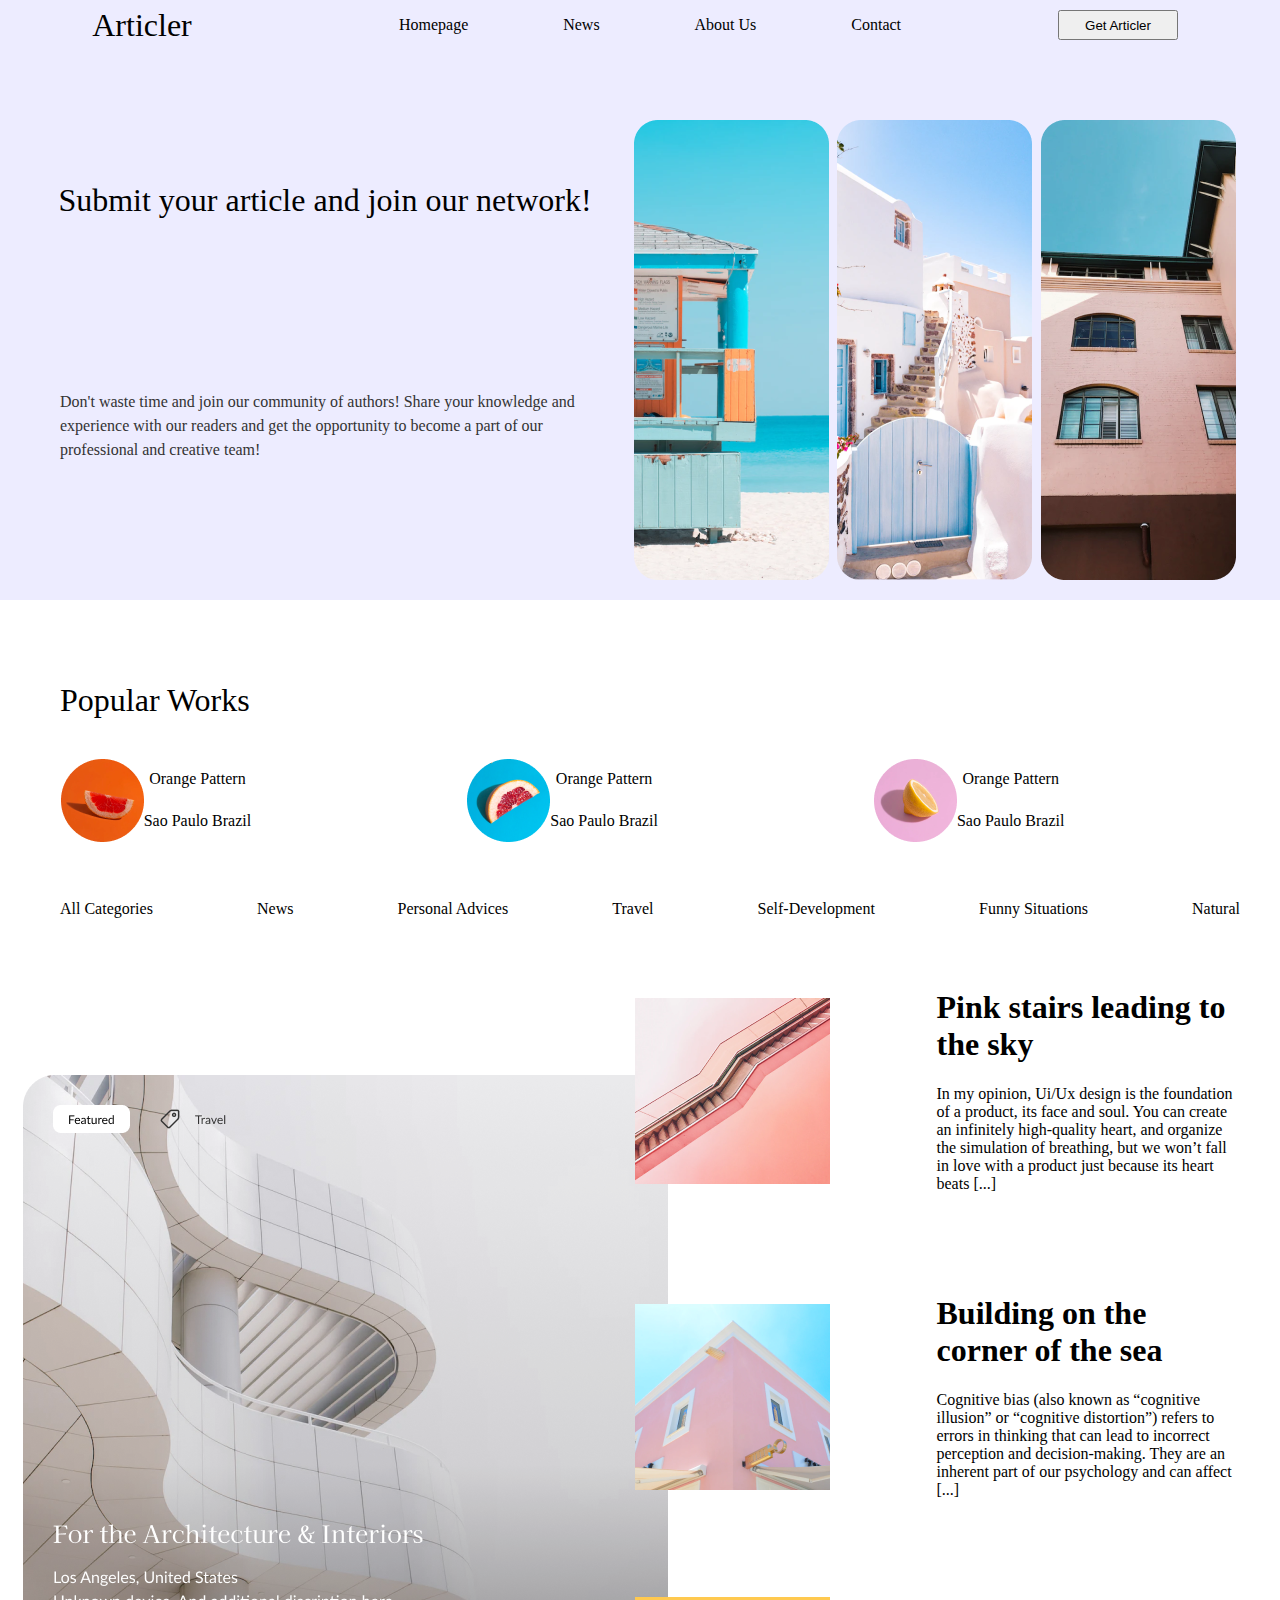
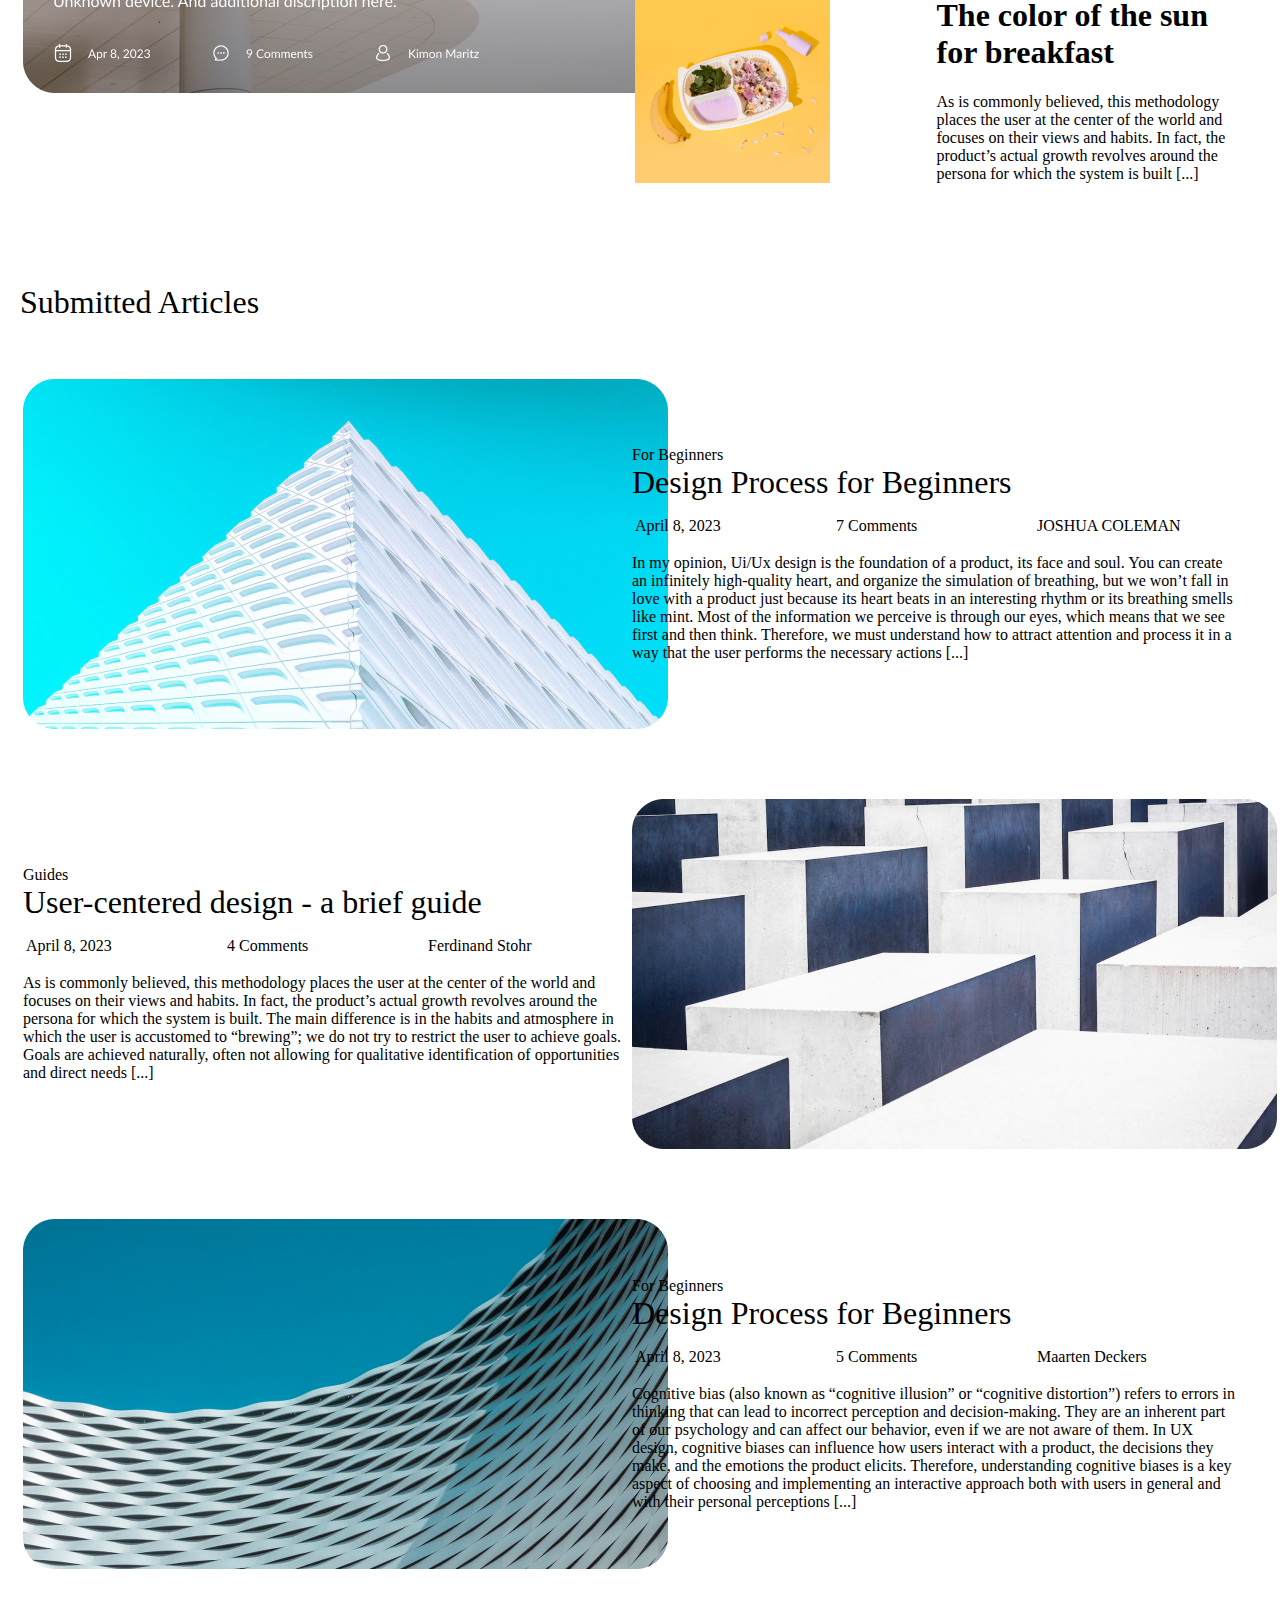
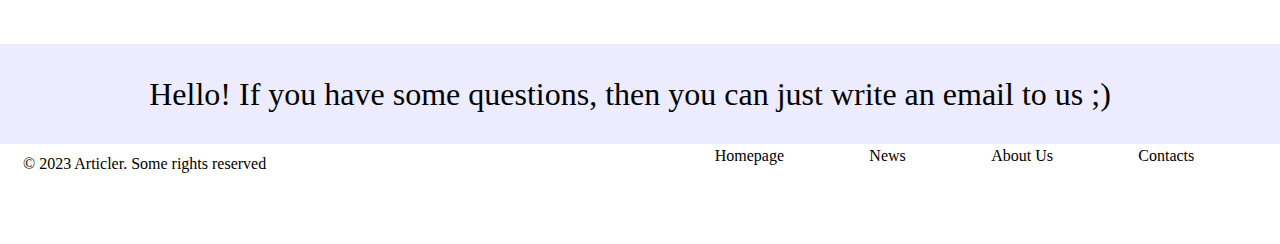
<file: exercise2/index.html>
<html>
    <head>
        <link rel="stylesheet" href="style.css">
    </head>

    <body>
        <section id="jumbotron">
            <div class="navigation">
                <div class="left flex-center">Articler</div>
                <div class="center">
                    <nav>
                        <ul>
                            <li>Homepage</li>
                            <li>News</li>
                            <li>About Us</li>
                            <li>Contact</li>
                        </ul>
                    </nav>
                </div>
                <div class="right flex-center"><button>Get Articler</button> </div>
            </div> 
            <div class="content">
                <div class="left">
                    <div class="top flex-center">
                        <span class="title">Submit your article and join our network!</span>
                    </div>
                    <div class="bottom">
                        <span class="content">
                            Don't waste time and join our community of authors! Share your knowledge
                            and experience with our readers and get the opportunity to become
                            a part of our professional and creative team!
                        </span>
                    </div>
                </div>
                <div class="right">
                    <div class="img-left flex-center"><img src="jumbotron-1.png"></div>
                    <div class="img-center flex-center"><img src="jumbotron-2.png"></div>
                    <div class="img-right flex-center"><img src="jumbotron-3.png"></div>
                </div>
            </div>
        </section>  
        <section id="popular" class="section-divider">
            <div class="top"><span class="title">Popular Works</span></div>
            <div class="bottom">
                <div class="left">
                    <div class="works">
                        <div class="image flex-center">
                            <img src="works-1.png">
                        </div>
                        <div class="description">
                            <div class="title flex-center">Orange Pattern</div>
                            <div class="detail flex-center">Sao Paulo Brazil</div>
                        </div>
                    </div>
                </div>
                <div class="center">
                    <div class="works">
                        <div class="image flex-center">
                            <img src="works-2.png">
                        </div>
                        <div class="description">
                            <div class="title flex-center">Orange Pattern</div>
                            <div class="detail flex-center">Sao Paulo Brazil</div>
                        </div>
                    </div>
                </div>
                <div class="right">
                    <div class="works">
                        <div class="image flex-center">
                            <img src="works-3.png">
                        </div>
                        <div class="description">
                            <div class="title flex-center">Orange Pattern</div>
                            <div class="detail flex-center">Sao Paulo Brazil</div>
                        </div>
                    </div>
                </div>
            </div>
        </section> 
        <section id="categories" class="section-divider">
            <nav>
                <ul>
                    <li>All Categories</li>
                    <li>News</li>
                    <li>Personal Advices</li>
                    <li>Travel</li>
                    <li>Self-Development</li>
                    <li>Funny Situations</li>
                    <li>Natural</li>
                </ul>
            </nav>
            <table>
                <tr>
                    <td class="left">
                        <img src="featured-main.png">
                    </td>
                    <td class="right">
                        <table>
                            <tr class="top">
                                <td><img src="featured-1.png"></td>
                                <td>
                                    <h1>Pink stairs leading to the sky</h1>
                                    <p>In my opinion, Ui/Ux design is the foundation of a product, its face and soul. You can create an infinitely high-quality heart, and organize the simulation of breathing, but we won’t fall in love with a product just because its heart beats [...]</p>
                                </td>
                            </tr>
                            <tr class="center">
                                <td><img src="featured-2.png"></td>
                                <td>
                                    <h1>Building on the corner of the sea</h1>
                                    <p>Cognitive bias (also known as “cognitive illusion” or “cognitive distortion”) refers to errors in thinking that can lead to incorrect perception and decision-making. They are an inherent part of our psychology and can affect [...]</p>
                                </td>
                            </tr>
                            <tr class="bottom"><td><img src="featured-3.png"></td>
                                <td>
                                    <h1>The color of the sun for breakfast</h1>
                                    <p>As is commonly believed, this methodology places the user at the center of the world and focuses on their views and habits. In fact, the product’s actual growth revolves around the persona for which the system is built [...]</p>
                                </td>
                            </tr>
                        </table>
                    </td>
                </tr>
            </table>
        </section>
        <section id="submitted" class="section-divider">
            <div class="title">Submitted Articles</div>
            <div class="article">
                <table>
                    <tr>
                        <td class="image">
                            <img src="article-1.png">
                        </td>
                        <td class="description">
                            <div class="type">For Beginners</div>
                            <div class="title">Design Process for  Beginners</div>
                            <div class="details">
                                <table>
                                    <tr>
                                        <td>April 8, 2023</td>
                                        <td>7 Comments</td>
                                        <td>JOSHUA COLEMAN</td>
                                    </tr>
                                </table>
                            </div>
                            <div class="description">
                                <p>In my opinion, Ui/Ux design is the foundation of a product, its face and soul. You can create an infinitely high-quality heart, and organize the simulation of breathing, but we won’t fall in love with a product just because its heart beats in an interesting rhythm or its breathing smells like mint.

                                    Most of the information we perceive is through our eyes, which means that we see first and then think. Therefore, we must understand how to attract attention and process it in a way that the user performs the necessary actions [...]</p>
                            </div>
                        </td>
                    </tr>
                </table>
            </div>
            <div class="article">
                <table>
                    <tr>
                        <td class="description">
                            <div class="type">Guides</div>
                            <div class="title">User-centered design - a brief guide</div>
                            <div class="details">
                                <table>
                                    <tr>
                                        <td>April 8, 2023</td>
                                        <td>4 Comments</td>
                                        <td>Ferdinand Stohr</td>
                                    </tr>
                                </table>
                            </div>
                            <div class="description">
                                <p>As is commonly believed, this methodology places the user at the center of the world and focuses on their views and habits. In fact, the product’s actual growth revolves around the persona for which the system is built.

                                    The main difference is in the habits and atmosphere in which the user is accustomed to “brewing”; we do not try to restrict the user to achieve goals. Goals are achieved naturally, often not allowing for qualitative identification of opportunities and direct needs [...]</p>
                            </div>
                        </td>
                        <td class="image">
                            <img src="article-2.png">
                        </td>
                    </tr>
                </table>
            </div>
            <div class="article">
                <table>
                    <tr>
                        <td class="image">
                            <img src="article-3.png">
                        </td>
                        <td class="description">
                            <div class="type">For Beginners</div>
                            <div class="title">Design Process for  Beginners</div>
                            <div class="details">
                                <table>
                                    <tr>
                                        <td>April 8, 2023</td>
                                        <td>5 Comments</td>
                                        <td>Maarten Deckers</td>
                                    </tr>
                                </table>
                            </div>
                            <div class="description">
                                <p>Cognitive bias (also known as “cognitive illusion” or “cognitive distortion”) refers to errors in thinking that can lead to incorrect perception and decision-making. They are an inherent part of our psychology and can affect our behavior, even if we are not aware of them.

                                    In UX design, cognitive biases can influence how users interact with a product, the decisions they make, and the emotions the product elicits. Therefore, understanding cognitive biases is a key aspect of choosing and implementing an interactive approach both with users in general and with their personal perceptions [...]</p>
                            </div>
                        </td>
                    </tr>
                </table>
            </div>
        </section>
        <section id="ending">Hello! If you have some questions, then you can just write an email to us ;)</section>
        <section id="footer">
            <table>
                <tr>
                    <td class="left">© 2023 Articler. Some rights reserved</td>
                    <td class="right">
                        <nav>
                            <ul>
                                <li>Homepage</li>
                                <li>News</li>
                                <li>About Us</li>
                                <li>Contacts</li>
                            </ul>
                        </nav>
                    </td>
                </tr>
            </table>
        </section>
    </body>
</html>
</file>
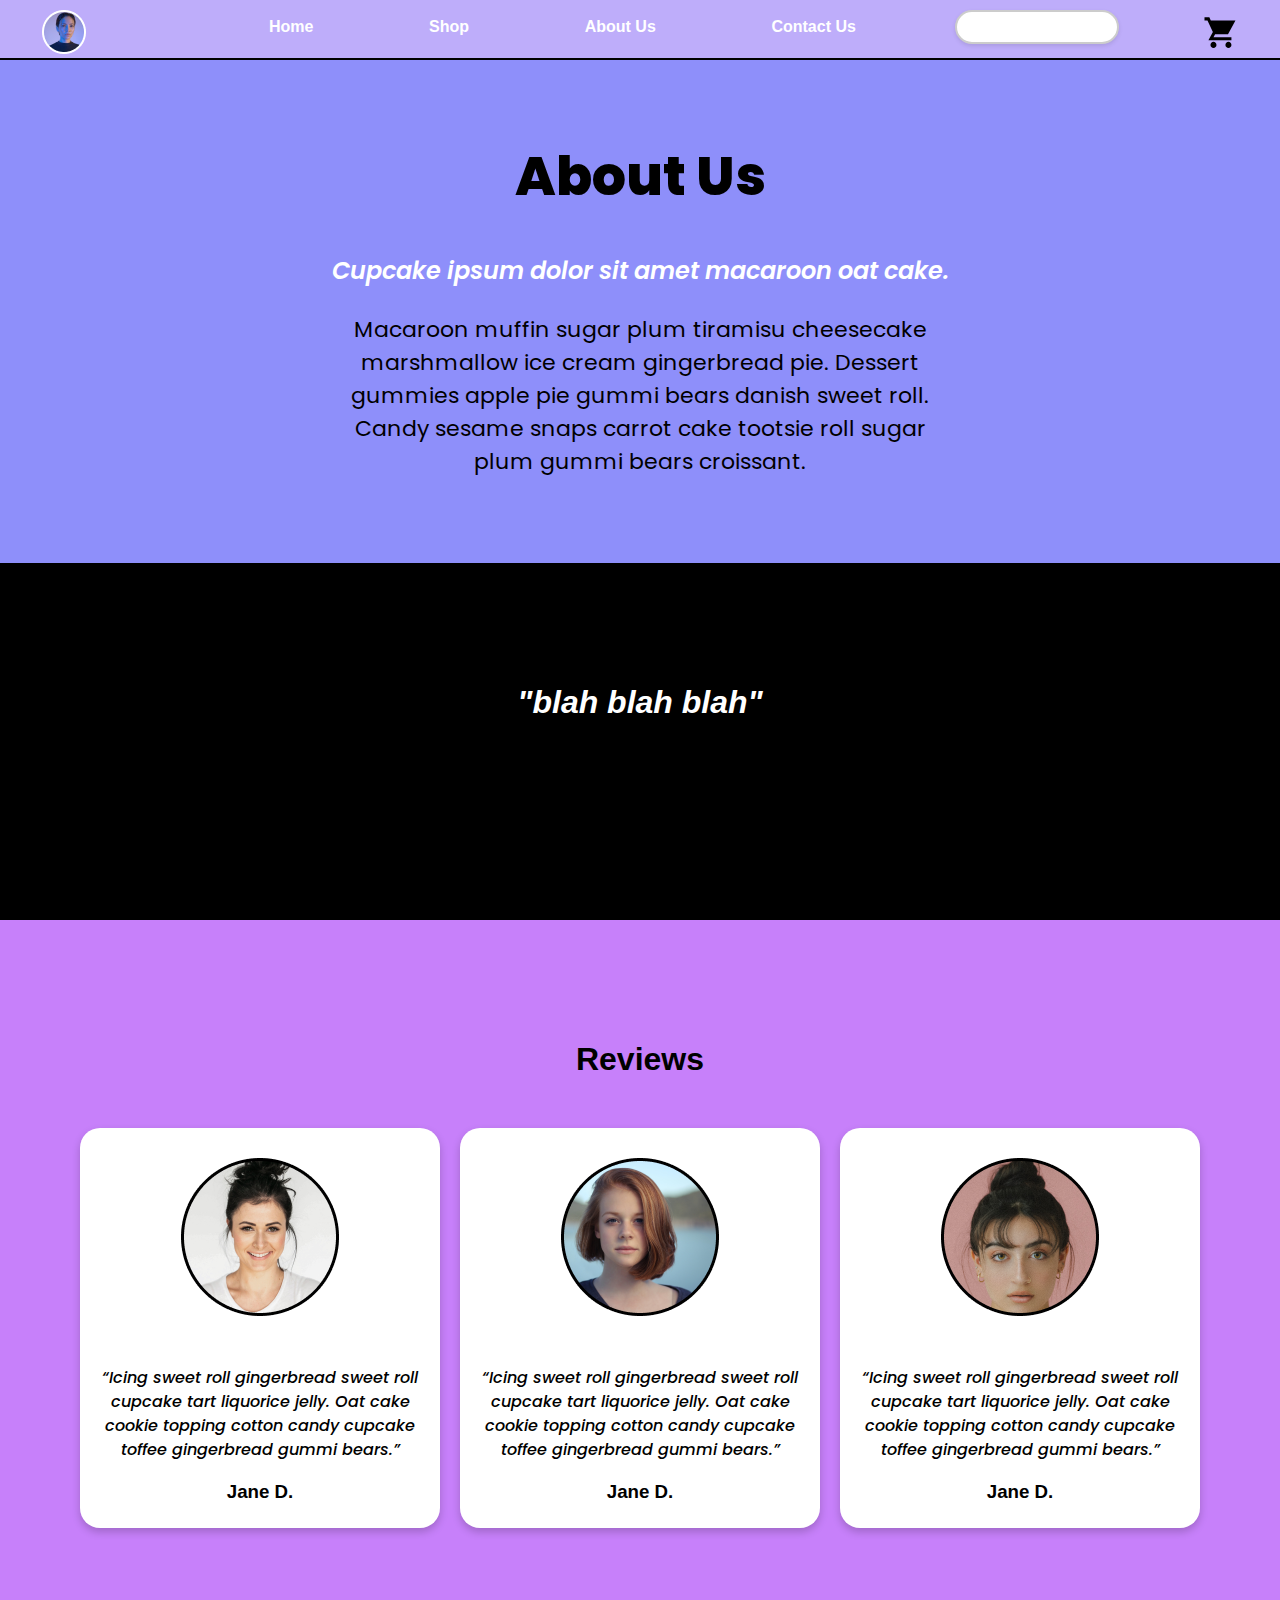
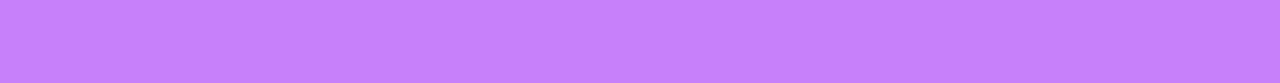
<file: other_day/day2/exercise2/index.html>
<!DOCTYPE html>
<html lang="en">
<head>
  <meta charset="UTF-8">
  <meta name="viewport" content="width=device-width, initial-scale=1.0">
  <title>Exercise 2</title>
  <link rel="stylesheet" href="./style.css">
  <link href='https://fonts.googleapis.com/css?family=Poppins' rel='stylesheet'>
</head>
<body>

  <nav>
    <ul>
      <li><img src="profile.png"></li>    
      <li></li>  
      <li><a href="#">Home</a></li>
      <li><a href="#shop">Shop</a></li>
      <li><a href="#about">About Us</a></li>
      <li><a href="#contact">Contact Us</a></li>
      <li><input type="text" class="search-box" ></li>  
      <li><img src="shopping-cart.svg"></li>  
    </ul>
    <div class="black-border"></div>
  </nav>

  

  <section id="about">
    <h1>About Us</h1>
    <h3>Cupcake ipsum dolor sit amet macaroon oat cake.</h3>
    <p>Macaroon muffin sugar plum tiramisu cheesecake marshmallow ice cream gingerbread pie. Dessert gummies apple pie gummi bears danish sweet roll. Candy sesame snaps carrot cake tootsie roll sugar plum gummi bears croissant.</p>
  </section>

  <section id="shop">
    <h1><i>"blah blah blah"</i></h1>
  </section>

  <section id="contact">
    <h1>Reviews</h1>
    <div class="image-container">
        <div class="image-box">
          <img src="orang-1.png" alt="Image 1">
          <p>“Icing sweet roll gingerbread sweet roll cupcake tart liquorice jelly. Oat cake cookie topping cotton candy cupcake toffee gingerbread gummi bears.”</p>
          <h3>Jane D.</h3>
        </div>
        <div class="image-box">
          <img src="orang-2.png" alt="Image 2">
          <p>“Icing sweet roll gingerbread sweet roll cupcake tart liquorice jelly. Oat cake cookie topping cotton candy cupcake toffee gingerbread gummi bears.”</p>
          <h3>Jane D.</h3>
        </div>
        <div class="image-box">
          <img src="orang-3.png" alt="Image 3">
          <p>“Icing sweet roll gingerbread sweet roll cupcake tart liquorice jelly. Oat cake cookie topping cotton candy cupcake toffee gingerbread gummi bears.”</p>
          <h3>Jane D.</h3>
        </div>
      </div>
  </section>
</body>
</html>
</file>
<file: exercise2/style.css>
body {
    margin: 0;
    padding: 0;
}

section {
    padding-left: 20px;
    padding-right: 40px;
}

.section-divider{
    margin-top: 50px;
    margin-bottom: 50px;
}

.flex-center {
    display: flex;
    align-items: center;
    justify-content: center;
}

#jumbotron {
    background-color: #EDECFF;
    height: 600px;
 }

.navigation {

   height: 50px;
   display: flex;
}

.navigation .left {
    flex-basis: 20%;
    font-size: xx-large;
}

.navigation .center {
    flex-basis: 60%;
}

.navigation .center nav ul {
    display: flex;
    list-style: none;
    justify-content: space-evenly;
    align-items: center;
}

.navigation .right {
    flex-basis: 20%;
}

.navigation .right button {
    width: 120px;
    height: 30px;
}

#jumbotron .content {
 height: 100%;

 display: flex;
}

#jumbotron .content .left {
    flex-basis: 50%;

    display: flex;
    flex-direction: column;
}

#jumbotron .content .left .top {
    flex-basis: 50%;
}

#jumbotron .content .left .top .title {
    font-size: xx-large;
}

#jumbotron .content .left .bottom {
    flex-basis: 50%;

    /* Don't waste time and join our community of authors! Share your knowledge and experience with our readers and get the opportunity to become a part of our professional and creative team! */
}

#jumbotron .content .left .bottom .content {

font-family: 'Lato';
font-style: normal;
font-weight: 300;
font-size: 16px;
line-height: 24px;
color: #333333;

margin: 40px;
}

#jumbotron .content .right {
    flex-basis: 50%;

    display: flex;
}

#jumbotron .content .right .img-left {
    flex-basis: 33.33%;
}

#jumbotron .content .right .img-center {
    flex-basis: 33.33%;
}

#jumbotron .content .right .img-right {
    flex-basis: 33.33%;
}

 #popular {
    background : white; 
    height: 200px;

    display: flex;
    flex-direction: column;
 }

 #popular .top {
    height: 100px;
    flex-basis: 50%;

    display: flex;
    justify-content: left;
    align-items: center;
 }

 #popular .top .title {
    font-size: xx-large;
    margin-left: 40px;
 }

 #popular .bottom {
    height: 100px;
    flex-basis: 50%;

    display: flex;
 }

 #popular .bottom .left {
    flex-basis: 33.33%;
    
    display: flex;
    justify-content: center;
    align-items: center;
 }

 #popular .bottom .center {
    flex-basis: 33.33%;

    display: flex;
    justify-content: center;
    align-items: center;
 }

 #popular .bottom .right {
    flex-basis: 33.33%;

    display: flex;
    justify-content: center;
    align-items: center;
 }

 #categories {
 }

 #categories nav ul {
    display: flex;
    list-style: none;
    justify-content: space-between;
    align-items: center;
}

#categories table {
    width: 100%;
    height: 100%;
    table-layout: fixed;
}

#categories .left {
}

#categories .right {
}


 #submitted .title {
    height: 50px;

    font-size: xx-large;
 }

 .article {
    height: 400px;
    margin-top: 20px;
    margin-bottom: 20px;
 }

 .article table {
    width: 100%;
    height: 100%;
    table-layout: fixed;
 }

 .article .image {
 }

 .article .description {
 }

 #ending {
    height: 100px;
    background-color: #EDECFF;

    display: flex;
    justify-content: center;
    align-items: center;
    font-size: xx-large;
 }

 #footer {
    height: 100px;
 }

 #footer table {
    table-layout: fixed;
    width: 100%;
 }

 #footer nav ul {
    display: flex;

    justify-content: space-around;
    align-items: center;
    list-style: none;
 }

 .works {
    display: flex;
    width: 80%;
 }

 .works .image {
    display: flex;
 }

 .works .description {
    display: flex;
    flex-direction: column;
 }

 .works .title {
    flex-basis: 50%;
 }

 .works .detail {
    flex-basis: 50%;
 }
</file>
<file: other_day/day2/exercise2/style.css>
body, html {
  margin: 0;
  padding: 0;
  font-family: Arial, sans-serif;
}

nav {
  position: fixed; 
  top: 0;
  width: 100%;
  background-color: #BEADFA;
  padding-top: 10px;
  z-index: 1000;
}

nav ul {
  list-style: none;
  margin: 0;
  padding: 0;
  display: flex;
  justify-content: space-around;
}
nav ul li {
  margin: 0 15px;
}
nav ul li a {
  color: white;
  font-weight: bold;
  text-decoration: none;
  padding: 8px 16px;
  display: inline-block;
}
nav ul li a:hover {
  background-color: #555;
  border-radius: 5px;
}

nav ul .search-container {
  display: flex;
  justify-content: center;
  align-items: center;
  height: 100vh;
}

nav ul .search-box {
  width: 120px;
  height: 10px;
  padding: 10px 20px;
  border: 2px solid #ccc;
  border-radius: 25px;
  outline: none; 
  font-size: 16px; 
  box-shadow: 0 2px 4px rgba(0, 0, 0, 0.1);
  transition: border-color 0.3s, box-shadow 0.3s; 
}

nav ul .search-box:focus {
  border-color: #4A90E2; 
  box-shadow: 0 2px 8px rgba(0, 0, 0, 0.2);
}

nav .black-border {
    background-color: black;
    height: 2px;
    width: 100%;
}

section {
  padding: 100px 20px;
  align-items: center;
  justify-content: center;
  text-align: center;
}


#about {
    background-color: #8E8FFA;
    height: 363px;
}

#about h1 {
    font-size: xx-large;
    color : black;
font-family: 'Poppins';
font-style: normal;
font-weight: 800;
font-size: 54px;
line-height: 81px;
text-align: center;
}

#about h3 {
    /* Cupcake ipsum dolor sit amet macaroon oat cake. */

font-family: 'Poppins';
font-style: italic;
font-weight: 600;
font-size: 24px;
line-height: 36px;
text-align: center;

color: #FFFFFF;


}



#about p {
    width: 50%;
    text-align: center;
    margin: 0 auto;

    /* Macaroon muffin sugar plum tiramisu cheesecake marshmallow ice cream gingerbread pie. Dessert gummies apple pie gummi bears danish sweet roll. Candy sesame snaps carrot cake tootsie roll sugar plum gummi bears croissant. */

font-family: 'Poppins';
font-style: normal;
font-weight: 400;
font-size: 22px;
line-height: 33px;
text-align: center;

color: #000000;


}


#shop {
  background-color: black;
  color: white;
  height: 157px;
}

#shop h1 {
    font-size: xx-large;
}

#contact {
  background-color: #C780FA;
  height: 563px;
}

#contact h1 {
    font-size: xx-large;
}

#contact .image-container {
    display: flex;
    justify-content: space-between;
    align-items: center;
    margin: 50px; 
}

#contact .image-box {
  width: 400px; 
  height: 400px; 
  background-color: white;
  border-radius: 20px; 
  overflow: hidden; 
  margin: 0 10px; 
  box-shadow: 0 4px 8px rgba(0, 0, 0, 0.2);
}
#contact .image-box img {
  margin-top: 30px;
  margin-bottom: 30px;
  width: 158px;
  height: 158px;
  object-fit: cover; 
}

#contact .image-box p {
    /* “Icing sweet roll gingerbread sweet roll cupcake tart liquorice jelly. Oat cake cookie topping cotton candy cupcake toffee gingerbread gummi bears.” */

font-family: 'Poppins';
font-style: italic;
font-weight: 500;
font-size: 16px;
line-height: 24px;
text-align: center;

color: #000000;
margin-left: 20px;
margin-right: 20px;

}
</file>
